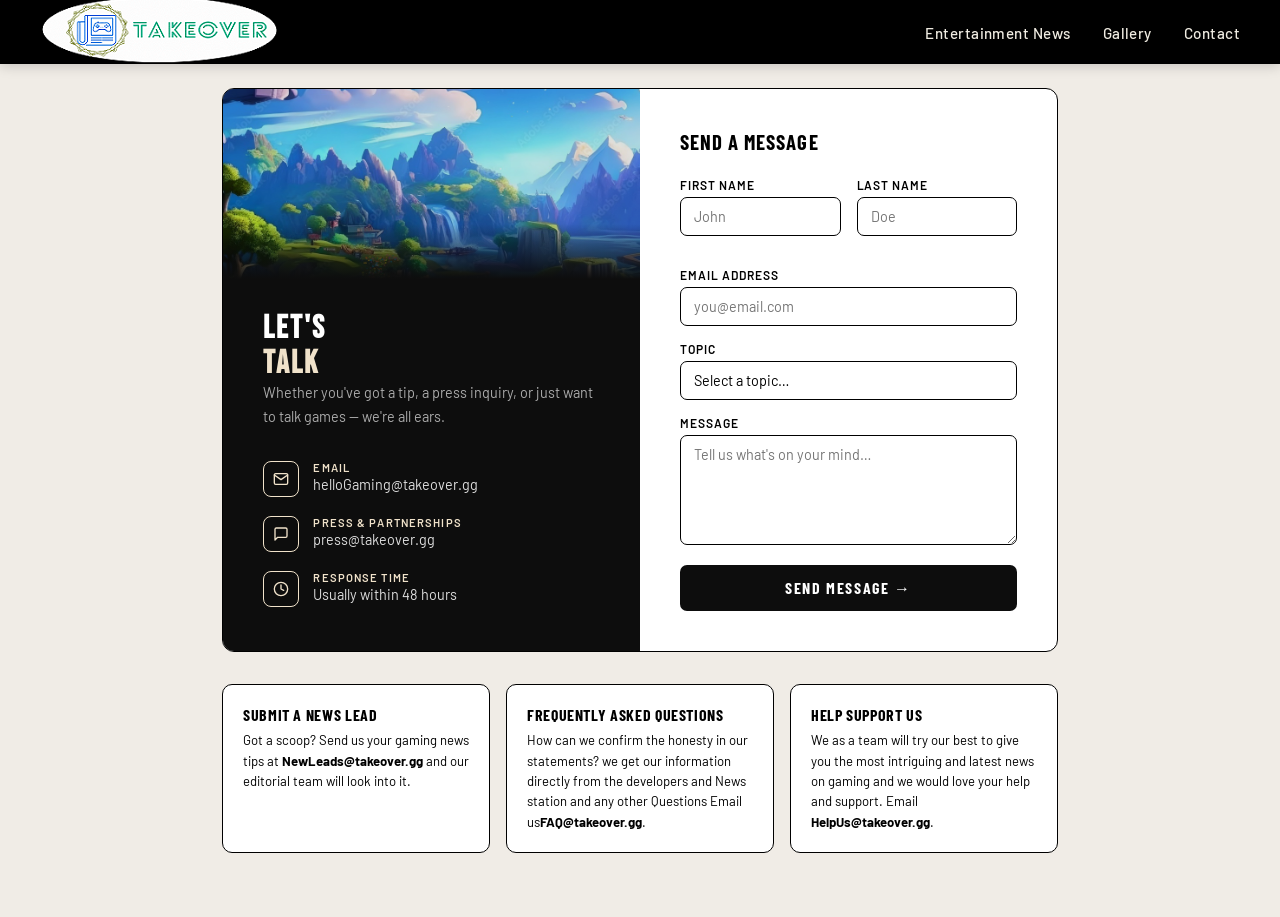
<file: contact.html>
<!DOCTYPE html>
<html lang="en">
<head>
  <meta charset="UTF-8" />
  <meta name="viewport" content="width=device-width, initial-scale=1.0" />
  <title>Takeover – Contact Us</title>
  <link href="https://fonts.googleapis.com/css2?family=Bebas+Neue&family=Barlow:wght@400;500;600&family=Barlow+Condensed:wght@600;700&display=swap" rel="stylesheet" />
  <link rel="stylesheet" href="my.styleContact.css">
</head>
<body>

  <nav>
    <a href="index.html" class="nav-logo"><img src="images/last logo.png" alt="Takeover" /></a>
    <ul class="nav-links">
      <li><a href="entertainment News.html">Entertainment News</a></li>
      <li><a href="gallery.html">Gallery</a></li>
      <li><a href="contact.html">Contact</a></li>
    </ul>
  </nav>

  <div class="page-body">

    <div class="contact-card">

      <!-- Left: info panel -->
      <div class="info-panel">

        <!-- IMAGE -->
        <div class="contact-image">
          <img src="images/1000_F_563172151_Zq8hDrLi8zkBrOiLJRT4wEKBq85z3W8y.jpg" alt="Gaming world" />
        </div>

        <div>
          <h2>Let's<br/><span>Talk</span></h2><br>
          <p>Whether you've got a tip, a press inquiry, or just want to talk games — we're all ears.</p>
        </div>

        <div class="contact-items">
          <div class="contact-item">
            <div class="ci-icon">
              <svg viewBox="0 0 24 24" fill="none" stroke="currentColor" stroke-width="2" stroke-linecap="round" stroke-linejoin="round">
                <path d="M4 4h16c1.1 0 2 .9 2 2v12c0 1.1-.9 2-2 2H4c-1.1 0-2-.9-2-2V6c0-1.1.9-2 2-2z"/>
                <polyline points="22,6 12,13 2,6"/>
              </svg>
            </div>
            <div>
              <div class="ci-label">Email</div>
              <div class="ci-value">helloGaming@takeover.gg</div>
            </div>
          </div>

          <div class="contact-item">
            <div class="ci-icon">
              <svg viewBox="0 0 24 24" fill="none" stroke="currentColor" stroke-width="2" stroke-linecap="round" stroke-linejoin="round">
                <path d="M21 15a2 2 0 0 1-2 2H7l-4 4V5a2 2 0 0 1 2-2h14a2 2 0 0 1 2 2z"/>
              </svg>
            </div>
            <div>
              <div class="ci-label">Press & Partnerships</div>
              <div class="ci-value">press@takeover.gg</div>
            </div>
          </div>

          <div class="contact-item">
            <div class="ci-icon">
              <svg viewBox="0 0 24 24" fill="none" stroke="currentColor" stroke-width="2" stroke-linecap="round" stroke-linejoin="round">
                <circle cx="12" cy="12" r="10"/>
                <polyline points="12 6 12 12 16 14"/>
              </svg>
            </div>
            <div>
              <div class="ci-label">Response Time</div>
              <div class="ci-value">Usually within 48 hours</div>
            </div>
          </div>
        </div>
      </div><!-- /info-panel -->

      <!-- Right: form -->
      <div class="form-panel" id="formPanel">
        <h3>Send a Message</h3>

        <div class="form-row">
          <div class="form-group">
            <label>First Name</label>
            <input type="text" id="fname" placeholder="John" />
          </div>
          <div class="form-group">
            <label>Last Name</label>
            <input type="text" id="lname" placeholder="Doe" />
          </div>
        </div>

        <div class="form-group">
          <label>Email Address</label>
          <input type="email" id="email" placeholder="you@email.com" />
        </div>

        <div class="form-group">
          <label>Topic</label>
          <select id="topic">
            <option value="" disabled selected>Select a topic…</option>
            <option>Questions</option>
            <option>Tip/News Lead</option>
            <option>Advertising</option>
            <option>Technical Issue</option>
            <option>Other</option>
          </select>
        </div>

        <div class="form-group">
          <label>Message</label>
          <textarea id="message" placeholder="Tell us what's on your mind…"></textarea>
        </div>

        <button class="submit-btn" onclick="handleSubmit()">Send Message →</button>

        <div class="success-overlay" id="successOverlay">
          <div class="success-icon">
            <svg viewBox="0 0 24 24" fill="none" stroke="currentColor" stroke-width="2.5" stroke-linecap="round" stroke-linejoin="round">
              <polyline points="20 6 9 17 4 12"/>
            </svg>
          </div>
          <h4>Message Sent!</h4>
          <p>We'll get back to you within 48 hours.<br/>Stay locked in — more gaming news is coming.</p>
        </div>
      </div><!-- /form-panel -->

    </div><!-- /contact-card -->

    <div class="faq-strip">
      <div class="faq-card">
        <h4>Submit a News Lead</h4>
        <p>Got a scoop? Send us your gaming news tips at <strong>NewLeads@takeover.gg</strong> and our editorial team will look into it.</p>
      </div>
      <div class="faq-card">
        <h4>Frequently Asked Questions</h4>
        <p>How can we confirm the honesty in our statements? we get our information directly from the developers and News station and any other Questions Email us<strong>FAQ@takeover.gg</strong>.</p>
      </div>
      <div class="faq-card">
        <h4>Help Support Us</h4>
        <p>We as a team will try our best to give you the most intriguing and latest news on gaming and we would love your help and support. Email <strong>HelpUs@takeover.gg</strong>.</p>
      </div>
    </div>

  </div><!-- /page-body -->

  <script>
    function handleSubmit() {
      const fname = document.getElementById('fname').value.trim();
      const email = document.getElementById('email').value.trim();
      const message = document.getElementById('message').value.trim();
      if (!fname || !email || !message) {
        alert('Please fill in at least your name, email, and message.');
        return;
      }
      document.getElementById('formPanel').classList.add('sent');
    }
  </script>

</body>
</html>
</file>
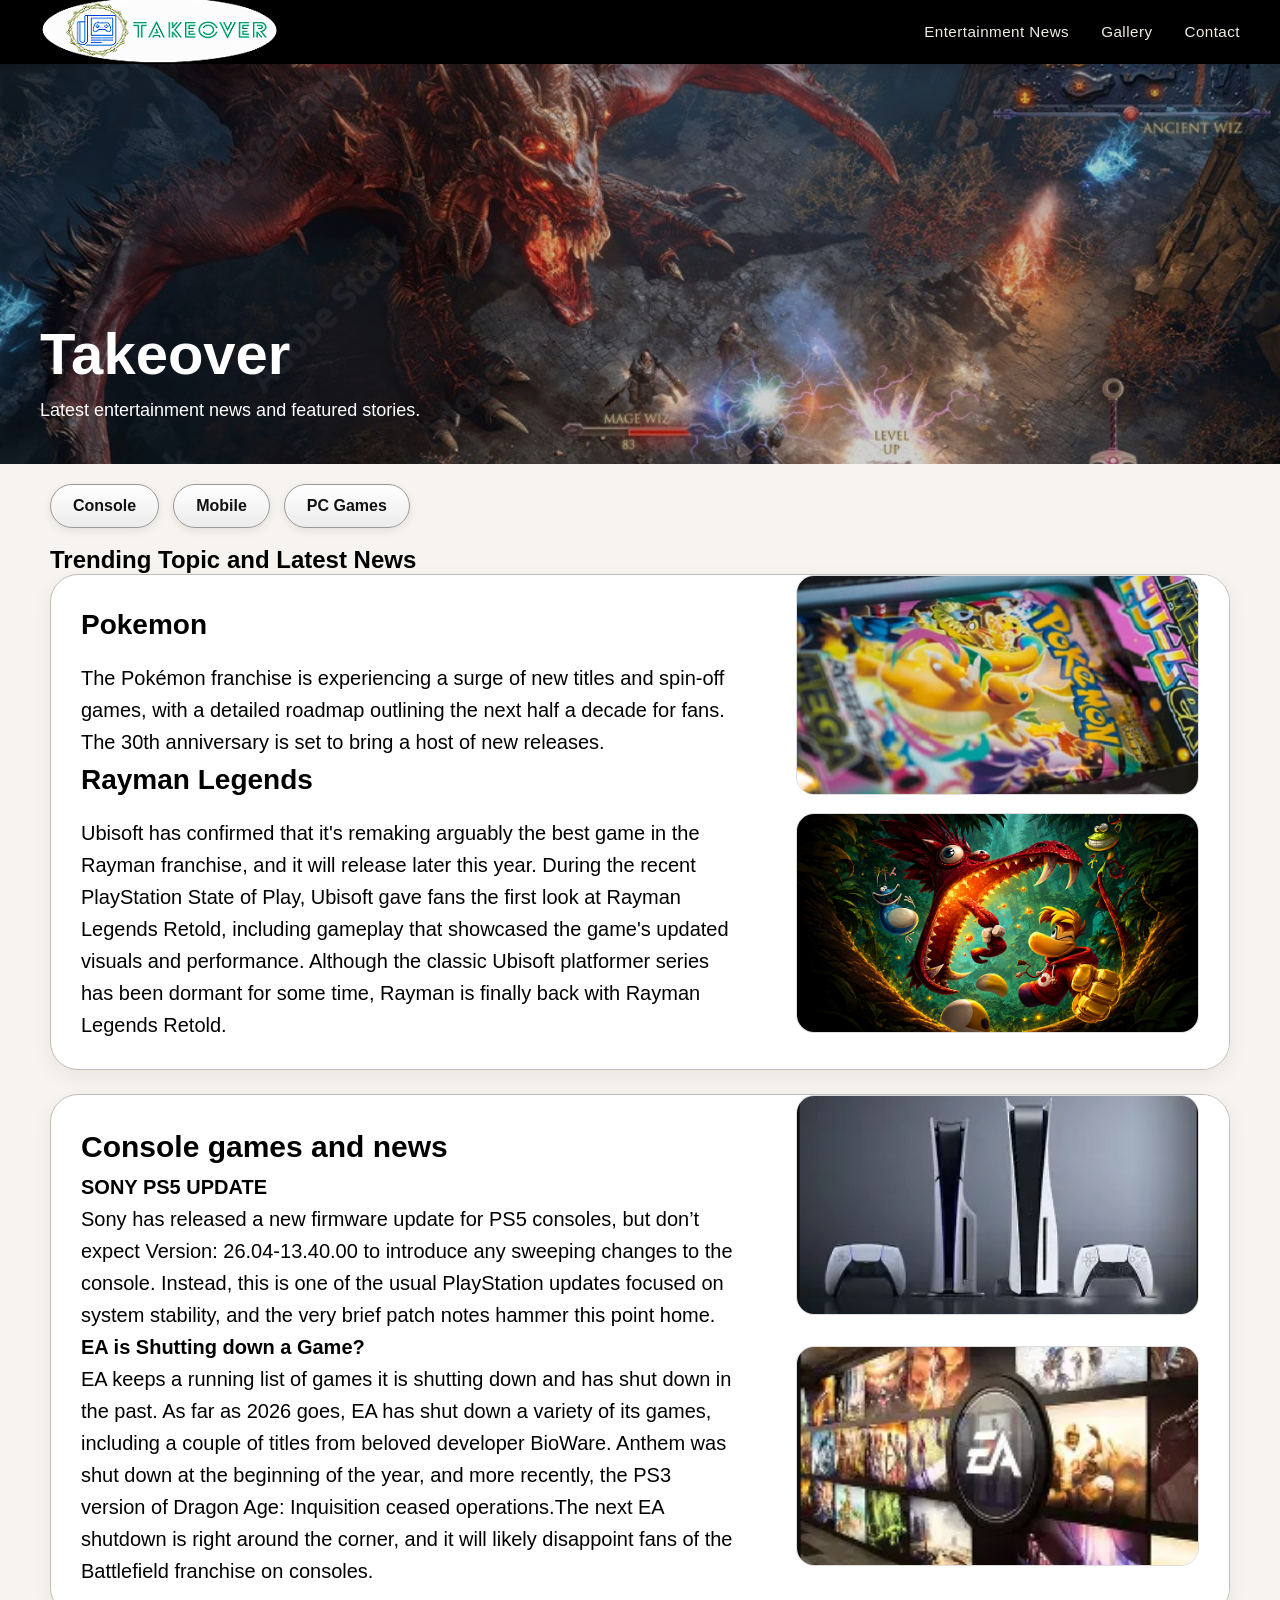
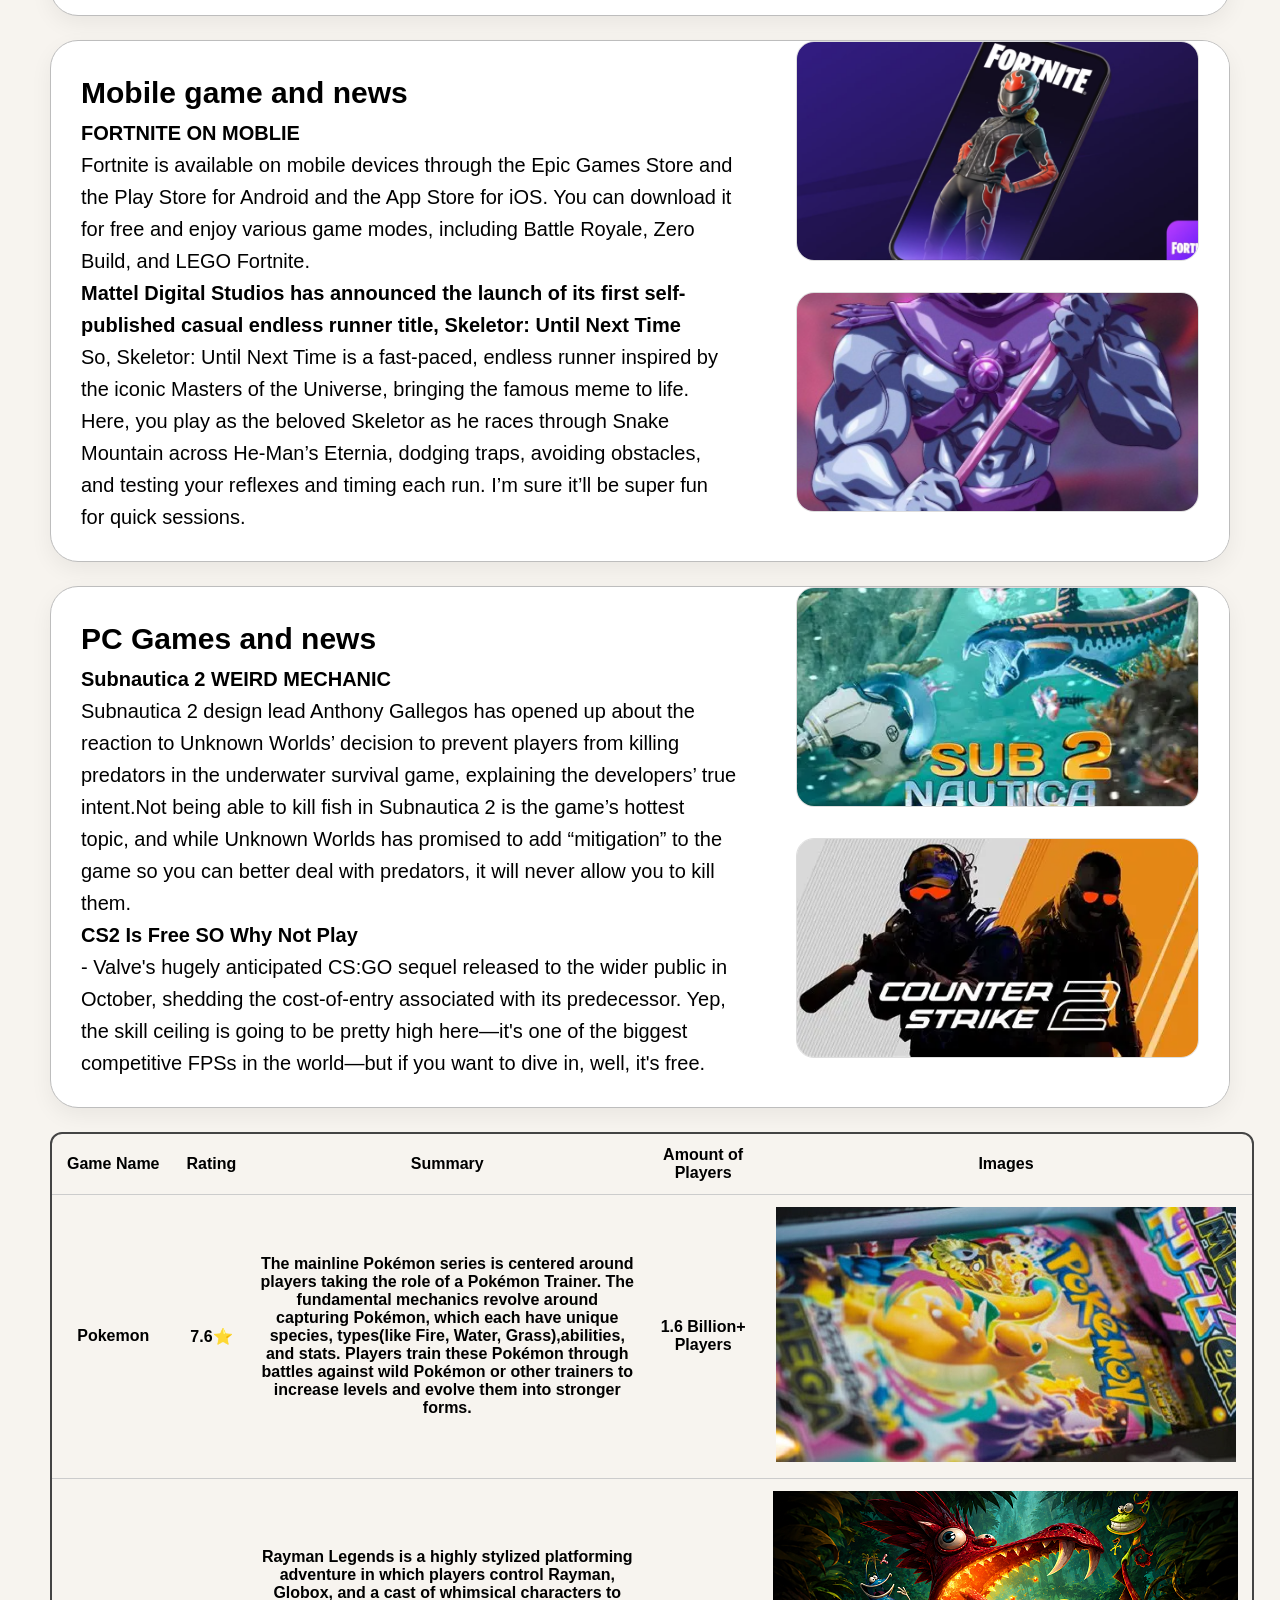
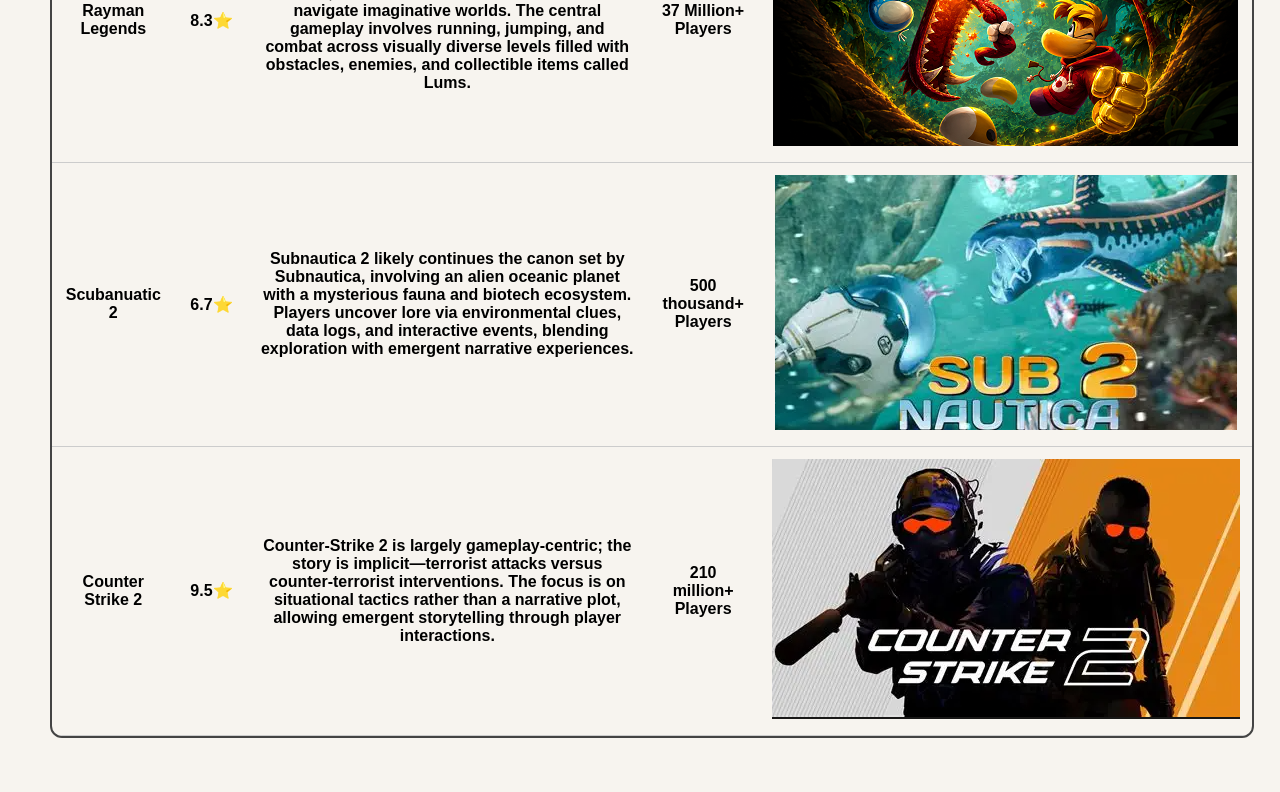
<file: entertainment News.html>
<!DOCTYPE html>
<html lang="en">
<head>
  <meta charset="UTF-8" />
  <meta name="viewport" content="width=device-width, initial-scale=1.0" />
  <title>Takeover News</title>
  <link rel="stylesheet" href="my.styleNews.css" />
</head>
<body>
  <nav>
    <a href="index.html" class="nav-logo"><img src="images/last logo.png" alt="image" /></a>
    <ul class="nav-links">
      <li><a href="entertainment News.html">Entertainment News</a></li>
      <li><a href="gallery.html">Gallery</a></li>
      <li><a href="contact.html">Contact</a></li>
    </ul>
  </nav>

  <section class="hero">
    <img src="images/raid shadow.jpg" alt="Banner">
    <div class="hero-content">
      <h1>Takeover</h1>
      <p>Latest entertainment news and featured stories.</p>
    </div>
  </section>

  <main class="content">
    <section class="category-row">
      <a class="category-btn" href="#console">Console</a>
      <a class="category-btn" href="#mobile">Mobile</a>
      <a class="category-btn" href="#pc">PC Games</a>
    </section>

<H2>Trending Topic and Latest News</H2>

    <section class="bubble-card">
      <div class="news-text">
        <h3>Pokemon</h3>
        <p>
          The Pokémon franchise is experiencing a surge of new titles and spin-off games,
          with a detailed roadmap outlining the next half a decade for fans. The 30th
          anniversary is set to bring a host of new releases.
        </p>
        <h3>Rayman Legends</h3>
        <p> Ubisoft has confirmed that it's remaking arguably the best game in the Rayman franchise, and it will release later this year. 
          During the recent PlayStation State of Play, Ubisoft gave fans the first look at Rayman Legends Retold, including gameplay that
           showcased the game's updated visuals and performance. Although the classic Ubisoft platformer series has been dormant for some time,
            Rayman is finally back with Rayman Legends Retold.</p>
      </div>
      <div class="bubble-images">
        <img src="images/pokemon 1.jpg" alt="Pokemon image" />
        <img src="images/rayman.png" alt="Rayman image " />
      </div>
    </section>

    <section class="bubble-card" id="console">
      <div class="news-text">
        <h2>Console games and news</h2>
        <h4>
          SONY PS5 UPDATE
        </h4>
        <p>
          Sony has released a new firmware update for PS5 consoles, but don’t expect Version: 26.04-13.40.00 to introduce any sweeping changes to the console. 
          Instead, this is one of the usual PlayStation updates focused on system stability, and the very brief patch notes hammer this point home.
        </p>
       <h4>
        EA is Shutting down a Game?
       </h4>
        <p>
          EA keeps a running list of games it is shutting down and has shut down in the past. As far as 2026 goes, EA has shut down a variety of its games,
           including a couple of titles from beloved developer BioWare. Anthem was shut down at the beginning of the year, and more recently, the PS3 version of Dragon Age: 
           Inquisition ceased operations.The next EA shutdown is right around the corner, and it will likely disappoint fans of the Battlefield franchise on consoles.
        </p>
      </div>
      <div class="bubble-images">
        <img src="images/ps5.PNG" alt="Console image 1" />
        <img src="images/EA.PNG" alt="Console image 2" />
      </div>
    </section>

    <section class="bubble-card" id="mobile">
      <div class="news-text">
        <h2>Mobile game and news</h2>
        <h4>
          FORTNITE ON MOBLIE
        </h4>
<p>
  Fortnite is available on mobile devices through the Epic Games Store and the Play Store for Android and the App Store for iOS.
   You can download it for free and enjoy various game modes, including Battle Royale, Zero Build, and LEGO Fortnite.
</p>
        
        
        <h4>
          Mattel Digital Studios has announced the launch of its first self-published casual endless runner title, Skeletor: Until Next Time
        </h4>
        <p>
          So, Skeletor: Until Next Time is a fast-paced, endless runner inspired by the iconic Masters of the Universe, bringing the famous meme to life.
           Here, you play as the beloved Skeletor as he races through Snake Mountain across He-Man’s Eternia, dodging traps, avoiding obstacles, and testing your reflexes
            and timing each run. I’m sure it’ll be super fun for quick sessions.


        </p>
      </div>
      <div class="bubble-images">
        <img src="images/fortinte.PNG" alt="Mobile image 1" />
        <img src="images/skeleton.PNG" alt="Mobile image 2" />
      </div>
    </section>

    <section class="bubble-card" id="pc">
      <div class="news-text">
        <h2>PC Games and news</h2>
        <H4>Subnautica 2 WEIRD MECHANIC</H4>

        <p>
          Subnautica 2 design lead Anthony Gallegos has opened up about the reaction to Unknown Worlds’ decision to prevent players from killing predators in the underwater
           survival game, explaining the developers’ true intent.Not being able to kill fish in Subnautica 2 is the game’s hottest topic, and while Unknown Worlds has promised
            to add “mitigation” to the game so you can better deal with predators, it will never allow you to kill them.
        </p>
        <H4>CS2 Is Free SO Why Not Play</H4>
        <p>
          - Valve's hugely anticipated CS:GO sequel released to the wider public in October, shedding the cost-of-entry associated with its predecessor. 
          Yep, the skill ceiling is going to be pretty high here—it's one of the biggest competitive FPSs in the world—but if you want to dive in, well, it's free.
        </p>
      </div>
      <div class="bubble-images">
        <img src="images/scubaaaa.PNG" alt="PC image 1" />
        <img src="images/cs2 real.PNG" alt="PC image 2" />
      </div>
    </section>
  
  <section>
    <div class="table-wrapper">
      <table>
        <tr>
          <th>Game Name</th>
          <th>Rating</th>
          <th>Summary</th>
          <th>Amount of Players</th>
          <th>Images</th>
        </tr>

        <tr>
         <th>Pokemon</th> 
         <th>7.6⭐</th>
         <th>The mainline Pokémon series is centered around players taking the role of a Pokémon Trainer. The fundamental mechanics revolve around capturing Pokémon, which each have unique species,
           types(like Fire, Water, Grass),abilities, and stats. Players train these Pokémon through battles against wild Pokémon or other trainers to increase levels and evolve them into stronger forms.</th>
         <th>1.6 Billion+ Players</th>
         <th><img src="images/pokemon 1.jpg" alt="Table"></th>
        </tr>

        <tr>
          <th>Rayman Legends</th>
          <th>8.3⭐</th>
          <th>Rayman Legends is a highly stylized platforming adventure in which players control Rayman, Globox, and a cast of whimsical characters to navigate imaginative worlds.
             The central gameplay involves running, jumping, and combat across visually diverse levels filled with obstacles, enemies, and collectible items called Lums.</th>
          <th>37 Million+ Players</th>
          <th><img src="images/rayman.png" alt=""></th>
        </tr>

        <tr>
          <th>Scubanuatic 2</th>
          <th>6.7⭐</th>
          <th>Subnautica 2 likely continues the canon set by Subnautica, involving an alien oceanic planet with a mysterious fauna and biotech ecosystem. Players uncover lore via environmental clues,
             data logs, and interactive events, blending exploration with emergent narrative experiences.</th>
          <th>500 thousand+ Players</th>
          <th><img src="images/scubaaaa.PNG" alt=""></th>
        </tr>

        <tr>
          <th>Counter Strike 2</th>
          <th>9.5⭐</th>
          <th>Counter-Strike 2 is largely gameplay-centric; the story is implicit—terrorist attacks versus counter-terrorist interventions.
             The focus is on situational tactics rather than a narrative plot, allowing emergent storytelling through player interactions.</th>
          <th>210 million+ Players</th>
          <th><img src="images/cs2 real.PNG" alt=""></th>
        </tr>





  </section>
  </main>
</body>
</html>
</file>
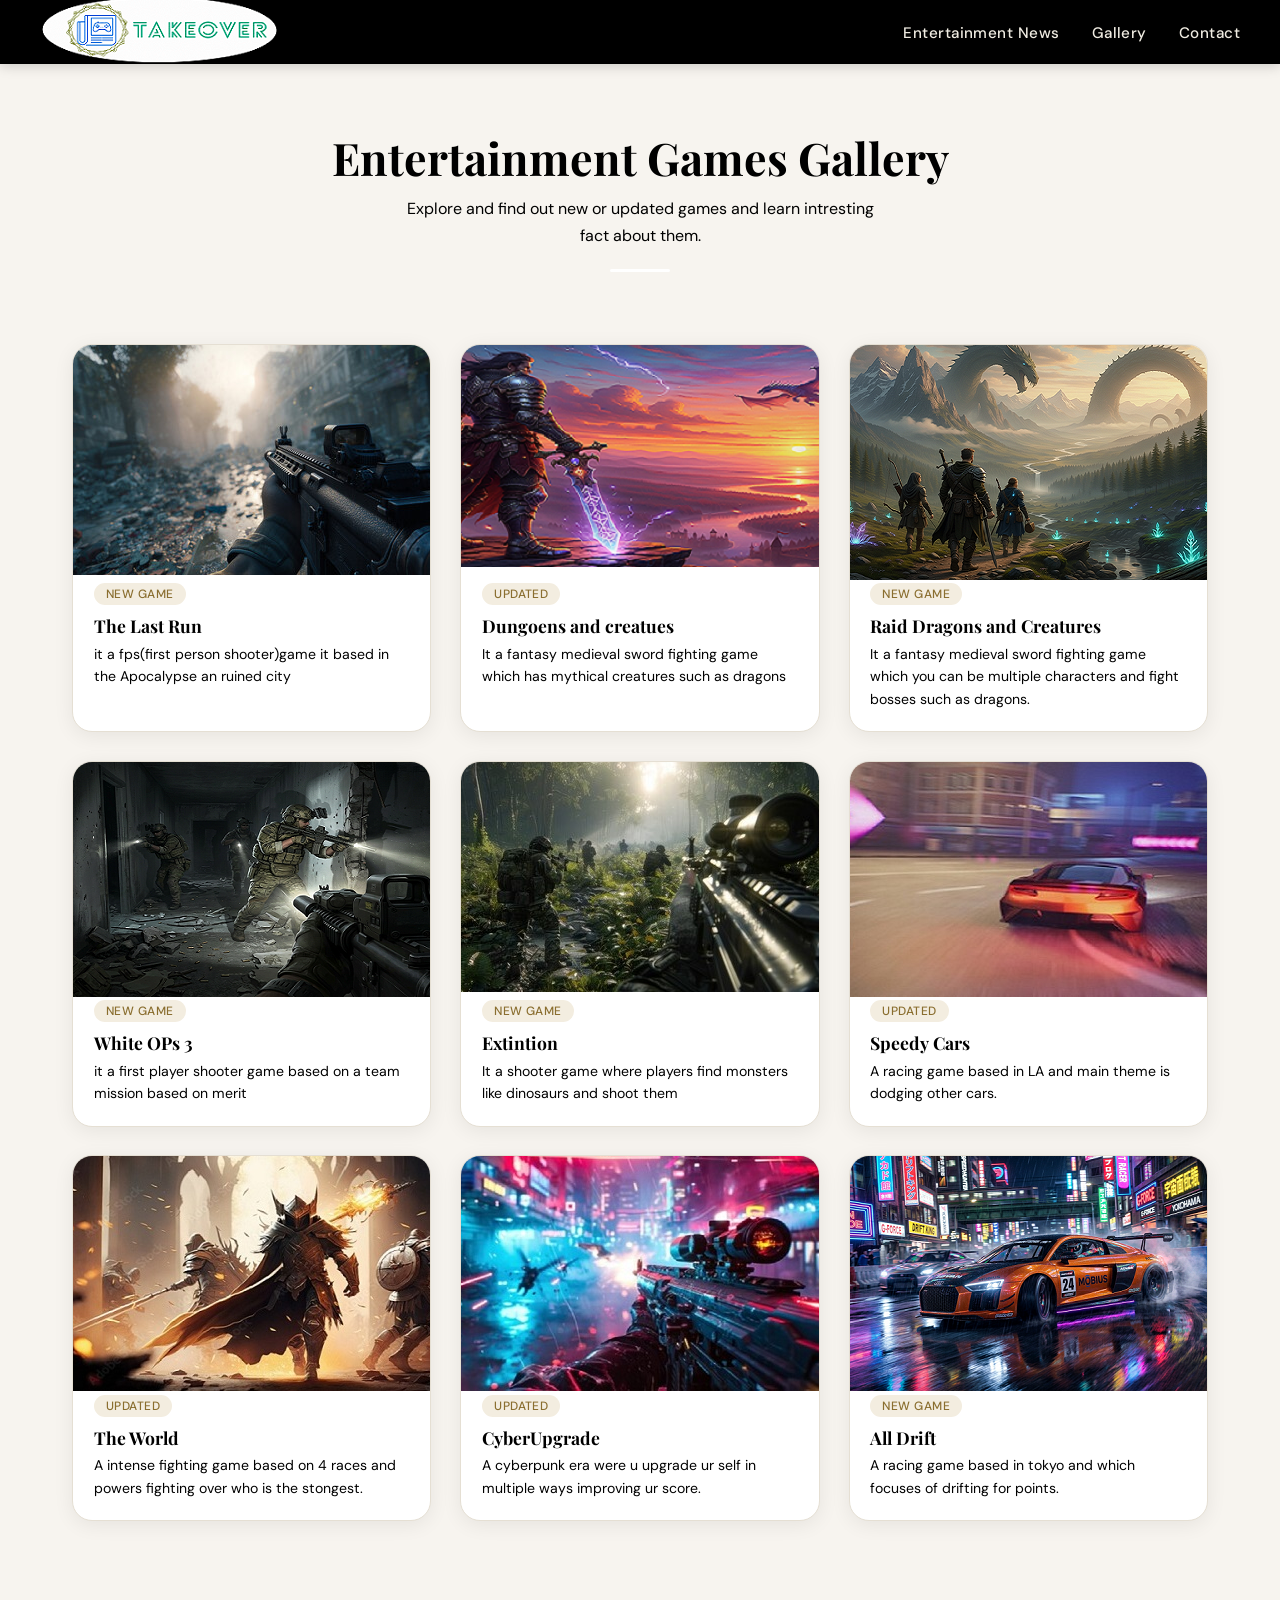
<file: gallery.html>
<!DOCTYPE html>
<html lang="en">
<head>
  <meta charset="UTF-8" />
  <meta name="viewport" content="width=device-width, initial-scale=1.0"/>
  <title>Gallery — MySite</title>
  <link href="https://fonts.googleapis.com/css2?family=Playfair+Display:wght@500;700&family=DM+Sans:wght@400;500&display=swap" rel="stylesheet"/>
  <link rel="stylesheet" href="my.styleGallery.css">
</head>
<body>

  <nav>
    <a href="index.html" class="nav-logo"><img src="images/last logo.png" alt="image" /></a>
    <ul class="nav-links">
      <li><a href="entertainment News.html">Entertainment News</a></li>
      <li><a href="gallery.html">Gallery</a></li>
      <li><a href="contact.html">Contact</a></li>
    </ul>
  </nav>
  <div class="page-header">
    <h1>Entertainment Games Gallery</h1>
    <p>Explore and find out new or updated games and learn intresting fact about them.</p>
    <div class="header-line"></div>
  </div>

  <section class="gallery-section">
    <div class="gallery-grid">

      <!-- Card 1 — replace placeholder with <img class="gallery-card-img" src="..." alt="..."> -->
      
      <div class="gallery-card">
        <div class="gallery-card-placeholder"><img src="images/fpsss.jpg" alt=""></div>
        <div class="gallery-card-caption">
          <span class="gallery-tag">New Game</span>
          <h3>The Last Run</h3>
          <p>it a fps(first person shooter)game it based in the Apocalypse an ruined city</p>
        </div>
      </div>
      
      <div class="gallery-card">
        <div class="gallery-card-placeholder"><img src="images/Purple Sword.png" alt=""></div>
        <div class="gallery-card-caption">
          <span class="gallery-tag">Updated</span>
          <h3>Dungoens and creatues</h3>
          <p>It a fantasy medieval sword fighting game which has mythical creatures such as dragons</p>
        </div>
      </div>
      
      <div class="gallery-card">
        <div class="gallery-card-placeholder"><img src="images/Knights Vs Dragon.png" alt=""></div>
        <div class="gallery-card-caption">
          <span class="gallery-tag">New Game</span>
          <h3>Raid Dragons and Creatures</h3>
          <p>It a fantasy medieval sword fighting game which you can be multiple characters and fight bosses such as dragons.</p>
        </div>
      </div>
      
      <div class="gallery-card">
        <div class="gallery-card-placeholder"><img src="images/COD.png" alt=""></div>
        <div class="gallery-card-caption">
          <span class="gallery-tag">New Game</span>
          <h3>White OPs 3</h3>
          <p>it a first player shooter game based on a team mission based on merit</p>
        </div>
      </div>
      
      <div class="gallery-card">
        <div class="gallery-card-placeholder"><img src="images/fps games.jpg" alt=""></div>
        <div class="gallery-card-caption">
          <span class="gallery-tag">New Game</span>
          <h3>Extintion</h3>
          <p>It a shooter game where players find monsters like dinosaurs and shoot them</p>
        </div>
      </div>
      
      <div class="gallery-card">
        <div class="gallery-card-placeholder"><img src="images/Racing.jpg" alt=""></div>
        <div class="gallery-card-caption">
          <span class="gallery-tag">updated</span>
          <h3>Speedy Cars</h3>
          <p>A racing game based in LA and main theme is dodging other cars.</p>
        </div>
      </div>
      
      <div class="gallery-card">
        <div class="gallery-card-placeholder"><img src="images/Warrior.jpg" alt=""></div>
        <div class="gallery-card-caption">
          <span class="gallery-tag">Updated</span>
          <h3>The World</h3>
          <p>A intense fighting game based on 4 races and powers fighting over who is the stongest.</p>
        </div>
      </div>
      
      <div class="gallery-card">
        <div class="gallery-card-placeholder"><img src="images/AR Rifle.jpg" alt=""></div>
        <div class="gallery-card-caption">
          <span class="gallery-tag">Updated</span>
          <h3>CyberUpgrade</h3>
          <p>A cyberpunk era were u upgrade ur self in multiple ways improving ur score.</p>
        </div>
      </div>
      
      <div class="gallery-card">
        <div class="gallery-card-placeholder"><img src="images/Audi R8.png" alt=""></div>
        <div class="gallery-card-caption">
          <span class="gallery-tag">New Game</span>
          <h3>All Drift</h3>
          <p>A racing game based in tokyo and which focuses of drifting for points.</p>
        </div>
      </div>
  </section>

</body>
</html>
</file>
<file: my.styleContact.css>
*, *::before, *::after { box-sizing: border-box; margin: 0; padding: 0; }

:root {
  --black: #0d0d0d;
  --charcoal: #f3efef;
  --panel: #f0ece6;
  --accent: #f0e2ca;
  --accent-light: #e8ddd0;
  --text-dark: #000000;
  --text-muted: #000000;
  --border: #000000;
  --nav-height: 56px;
  --nav-bg: #000000;
  --nav-text: #f0ece2;
}

html { scroll-behavior: smooth; }

body {
  font-family: 'Barlow', sans-serif;
  background: var(--panel);
  color: var(--text-dark);
  min-height: 100vh;
}

/* ── NAVBAR ── */
nav {
  position: sticky;
  top: 0;
  z-index: 100;
  background: var(--nav-bg);
  display: flex;
  align-items: center;
  justify-content: space-between;
  padding: 0 2.5rem;
  height: 64px;
  box-shadow: 0 2px 12px rgba(0,0,0,0.18);
}

.nav-logo {
  font-family: 'Playfair Display', serif;
  font-size: 1.5rem;
  color: var(--accent);
  letter-spacing: 0.04em;
  text-decoration: none;
}

.nav-links {
  display: flex;
  gap: 2rem;
  list-style: none;
}

.nav-links a {
  color: var(--nav-text);
  text-decoration: none;
  font-size: 0.95rem;
  font-weight: 500;
  letter-spacing: 0.03em;
  padding-bottom: 3px;
  border-bottom: 2px solid transparent;
  transition: color 0.2s, border-color 0.2s;
}

.nav-links a:hover {
  color: var(--accent);
  border-bottom-color: var(--accent);
}

.nav-cta {
  background: var(--accent);
  color: var(--nav-bg) !important;
  padding: 8px 20px;
  border-radius: 30px;
  border-bottom: none !important;
  font-weight: 500;
  transition: opacity 0.2s !important;
}
.nav-cta:hover { opacity: 0.85; }

/* ── MAIN LAYOUT ── */
.page-body {
  max-width: 900px;
  margin: 0 auto;
  padding: 1.5rem 2rem 4rem;
}

.section-label {
  font-family: 'Barlow Condensed', sans-serif;
  font-size: 1.1rem;
  font-weight: 700;
  letter-spacing: 0.06em;
  text-transform: uppercase;
  color: var(--text-dark);
  margin-bottom: 1.25rem;
}

/* ── CONTACT CARD ── */
.contact-card {
  background: white;
  border: 1px solid var(--border);
  border-radius: 12px;
  overflow: hidden;
  display: grid;
  grid-template-columns: 1fr 1fr;
}

/* Left panel – info */
.info-panel {
  background: var(--black);
  padding: 0 0 2.5rem 0;
  display: flex;
  flex-direction: column;
  gap: 2rem;
}

/* ── CONTACT IMAGE ── */
.contact-image {
  width: 100%;
  height: 190px;
  overflow: hidden;
  position: relative;
  flex-shrink: 0;
}

.contact-image img {
  width: 100%;
  height: 100%;
  object-fit: cover;
  object-position: center 30%;
  display: block;
  opacity: 0.88;
  transition: transform 0.5s ease, opacity 0.3s ease;
}

.contact-image:hover img {
  transform: scale(1.04);
  opacity: 1;
}

/* gradient fade into dark panel */
.contact-image::after {
  content: '';
  position: absolute;
  bottom: 0; left: 0; right: 0;
  height: 55px;
  background: linear-gradient(to bottom, transparent, var(--black));
}

/* push text/items away from the edges */
.info-panel > div:not(.contact-image) {
  padding: 0 2.5rem;
}

.info-panel h2 {
  font-family: 'Bebas Neue', sans-serif;
  font-size: 2rem;
  color: white;
  letter-spacing: 0.06em;
  line-height: 1.1;
}

.info-panel h2 span { color: var(--accent); }

.info-panel > div > p {
  color: #aaa;
  font-size: 0.9rem;
  line-height: 1.65;
  margin-top: -1.2rem;
}

.contact-items { display: flex; flex-direction: column; gap: 1.2rem; }

.contact-item {
  display: flex;
  align-items: flex-start;
  gap: 0.9rem;
}

.ci-icon {
  width: 36px;
  height: 36px;
  border: 1.5px solid var(--accent);
  border-radius: 8px;
  display: flex;
  align-items: center;
  justify-content: center;
  flex-shrink: 0;
  color: var(--accent);
}

.ci-icon svg { width: 16px; height: 16px; }

.ci-label {
  font-size: 0.7rem;
  font-weight: 600;
  letter-spacing: 0.1em;
  text-transform: uppercase;
  color: var(--accent);
  margin-bottom: 2px;
}

.ci-value {
  font-size: 0.9rem;
  color: #ddd;
}

/* Right panel – form */
.form-panel {
  padding: 2.5rem;
  position: relative;
}

.form-panel h3 {
  font-family: 'Barlow Condensed', sans-serif;
  font-size: 1.3rem;
  font-weight: 700;
  letter-spacing: 0.05em;
  text-transform: uppercase;
  margin-bottom: 1.5rem;
}

.form-row {
  display: grid;
  grid-template-columns: 1fr 1fr;
  gap: 1rem;
  margin-bottom: 1rem;
}

.form-group {
  display: flex;
  flex-direction: column;
  gap: 5px;
  margin-bottom: 1rem;
}

.form-group label {
  font-size: 0.75rem;
  font-weight: 600;
  letter-spacing: 0.08em;
  text-transform: uppercase;
  color: var(--text-muted);
}

.form-group input,
.form-group select,
.form-group textarea {
  border: 1.5px solid var(--border);
  border-radius: 7px;
  padding: 10px 13px;
  font-family: 'Barlow', sans-serif;
  font-size: 0.9rem;
  color: var(--text-dark);
  background: white;
  transition: border-color 0.2s;
  outline: none;
  width: 100%;
}

.form-group input:focus,
.form-group select:focus,
.form-group textarea:focus {
  border-color: var(--accent);
}

.form-group textarea {
  resize: vertical;
  min-height: 110px;
}

.form-group select { appearance: none; cursor: pointer; }

.submit-btn {
  width: 100%;
  background: var(--black);
  color: white;
  border: none;
  border-radius: 7px;
  padding: 13px;
  font-family: 'Barlow Condensed', sans-serif;
  font-size: 1rem;
  font-weight: 700;
  letter-spacing: 0.1em;
  text-transform: uppercase;
  cursor: pointer;
  transition: background 0.2s, transform 0.1s;
  margin-top: 0.25rem;
}

.submit-btn:hover { background: var(--accent); color: var(--black); }
.submit-btn:active { transform: scale(0.98); }

/* ── SUCCESS STATE ── */
.success-overlay {
  display: none;
  flex-direction: column;
  align-items: center;
  justify-content: center;
  text-align: center;
  padding: 3rem 2rem;
  gap: 1rem;
}

.form-panel.sent > *:not(.success-overlay) { display: none; }
.form-panel.sent .success-overlay { display: flex; }

.success-icon {
  width: 56px;
  height: 56px;
  background: var(--accent);
  border-radius: 50%;
  display: flex;
  align-items: center;
  justify-content: center;
  color: white;
}

.success-icon svg { width: 28px; height: 28px; }

.success-overlay h4 {
  font-family: 'Bebas Neue', sans-serif;
  font-size: 1.8rem;
  letter-spacing: 0.05em;
}

.success-overlay p { color: var(--text-muted); font-size: 0.9rem; }

/* ── FAQ strip ── */
.faq-strip {
  margin-top: 2rem;
  display: grid;
  grid-template-columns: repeat(3, 1fr);
  gap: 1rem;
}

.faq-card {
  background: white;
  border: 1px solid var(--border);
  border-radius: 10px;
  padding: 1.25rem;
}

.faq-card h4 {
  font-family: 'Barlow Condensed', sans-serif;
  font-size: 1rem;
  font-weight: 700;
  letter-spacing: 0.04em;
  text-transform: uppercase;
  margin-bottom: 0.4rem;
}

.faq-card p { font-size: 0.82rem; color: var(--text-muted); line-height: 1.55; }

/* ── RESPONSIVE ── */
@media (max-width: 700px) {
  .contact-card { grid-template-columns: 1fr; }
  .form-row { grid-template-columns: 1fr; }
  .faq-strip { grid-template-columns: 1fr; }
  .page-body { padding: 1rem 1rem 3rem; }
  .contact-image { height: 150px; }
}
</file>
<file: my.styleNews.css>
*, *::before, *::after { box-sizing: border-box; margin: 0; padding: 0; }

:root {
  --nav-bg: #000000;
  --nav-text: #f0ece2;
  --accent: #f5f5f4;
  --body-bg: #f7f4ef;
  --text-dark: #000000;
  --text-mid: #000000;
  --bubble-bg: #ffffff;
  --bubble-border: #e0d8c8;
}

body {
  font-family: 'DM Sans', sans-serif;
  background: var(--body-bg);
  color: var(--text-dark);
}

/* ── NAVBAR ── */
nav {
  position: sticky;
  top: 0;
  z-index: 100;
  background: var(--nav-bg);
  display: flex;
  align-items: center;
  justify-content: space-between;
  padding: 0 2.5rem;
  height: 64px;
  box-shadow: 0 2px 12px rgba(0,0,0,0.18);
}

.nav-logo {
  font-family: 'Playfair Display', serif;
  font-size: 1.5rem;
  color: var(--accent);
  letter-spacing: 0.04em;
  text-decoration: none;
}

.nav-links {
  display: flex;
  gap: 2rem;
  list-style: none;
}

.nav-links a {
  color: var(--nav-text);
  text-decoration: none;
  font-size: 0.95rem;
  font-weight: 500;
  letter-spacing: 0.03em;
  padding-bottom: 3px;
  border-bottom: 2px solid transparent;
  transition: color 0.2s, border-color 0.2s;
}

.nav-links a:hover {
  color: var(--accent);
  border-bottom-color: var(--accent);
}

.nav-cta {
  background: var(--accent);
  color: var(--nav-bg) !important;
  padding: 8px 20px;
  border-radius: 30px;
  border-bottom: none !important;
  font-weight: 500;
  transition: opacity 0.2s !important;
}
.nav-cta:hover { opacity: 0.85; }
 
.hero {
  position: relative;
  height: 400px;
  overflow: hidden;
}
.hero img {
  width: 100%;
  height: 100%;
  object-fit: cover;
  display: block;
}

.hero::before {
  content: "";
  position: absolute;
  inset: 0;
  background: rgba(0, 0, 0, 0.18);
}

.hero-content {
  position: absolute;
  left: 40px;
  bottom: 40px;
  z-index: 1;
  color: #fff;
  max-width: 600px;
}

.hero-content h1 {
  font-size: 58px;
  margin-bottom: 10px;
}

.hero-content p {
  font-size: 18px;
  line-height: 1.5;
}

.content {
  max-width: 1200px;
  margin: 0 auto;
  padding: 20px 10px 50px;
}

.category-row {
  display: flex;
  gap: 14px;
  flex-wrap: wrap;
  margin-bottom: 18px;
}

.category-btn {
  display: inline-block;
  background: linear-gradient(180deg, #ffffff, #ececec);
  color: #111;
  text-decoration: none;
  border: 1px solid #999;
  padding: 12px 22px;
  border-radius: 999px;
  font-weight: 700;
  box-shadow: 0 3px 10px rgba(0, 0, 0, 0.08);
  transition: 0.2s ease;
}

.category-btn:hover {
  transform: translateY(-2px);
  background: #111;
  color: #fff;
}

.bubble-card {
  display: grid;
  grid-template-columns: 1.7fr 1.1fr;
  align-items: stretch;
  min-height: 280px;
  border: 1px solid #bdbdbd;
  background: #fff;
  border-radius: 28px;
  overflow: hidden;
  margin-bottom: 24px;
  box-shadow: 0 8px 22px rgba(0, 0, 0, 0.06);
}

.news-text {
  padding: 28px 30px;
  font-size: 20px;
  line-height: 1.6;
}

.news-text h3 {
  font-size: 28px;
  margin-bottom: 14px;
}

.bubble-images {
  display: grid;
  grid-template-columns: 1fr;
  gap: 12px;
  padding: 0 30px 30px;
  background: #fff;
}

.bubble-images img {
  width: 100%;
  height: 220px;
  object-fit: cover;
  border-radius: 18px;
  border: 1px solid #ddd;
}


@media (max-width: 900px) {
  .topbar {
    flex-direction: column;
    height: auto;
    padding: 12px;
    gap: 12px;
  }

  .nav-links {
    flex-wrap: wrap;
    justify-content: center;
  }

  .bubble-card {
    grid-template-columns: 1fr;
  }

  .bubble-images {
    grid-template-columns: 1fr 1fr;
  }
}

@media (max-width: 600px) {
  .hero {
    height: 260px;
  }

  .hero-content h1 {
    font-size: 40px;
  }

  .hero-content p {
    font-size: 16px;
  }

  .bubble-images {
    grid-template-columns: 1fr;
  }

  .news-text {
    font-size: 17px;
    padding: 20px;
  }

  .news-text h3 {
    font-size: 22px;
  }
}
.table-wrapper {
  border: 2px solid #444;
  border-radius: 12px;          /* Rounded corners */
  overflow: hidden;             /* Ensures cells do not overflow past curves */
  display: inline-block;
}

table {
  border-collapse: collapse;    /* Required for smooth rounded edges */
  width: 1200px;
}

th, td {
  padding: 12px;
  border-bottom: 1px solid #ccc;
}

/* Remove border on last row so bottom corners look clean */
tr:last-child td {
  border-bottom: none;}
</file>
<file: my.styleGallery.css>
*, *::before, *::after { box-sizing: border-box; margin: 0; padding: 0; }

    :root {
      --nav-bg: #000000;
      --nav-text: #f0ece2;
      --accent: #ffffff;
      --body-bg: #f7f4ef;
      --text-dark: #000000;
      --text-mid: #000000;
    }

    body {
      font-family: 'DM Sans', sans-serif;
      background: var(--body-bg);
      color: var(--text-dark);
    }

    /* ── NAVBAR ── */
    nav {
      position: sticky;
      top: 0;
      z-index: 100;
      background: var(--nav-bg);
      display: flex;
      align-items: center;
      justify-content: space-between;
      padding: 0 2.5rem;
      height: 64px;
      box-shadow: 0 2px 12px rgba(0,0,0,0.18);
    }

    .nav-logo {
      font-family: 'Playfair Display', serif;
      font-size: 1.5rem;
      color: var(--accent);
      letter-spacing: 0.04em;
      text-decoration: none;
    }

    .nav-links {
      display: flex;
      gap: 2rem;
      list-style: none;
    }

    .nav-links a {
      color: var(--nav-text);
      text-decoration: none;
      font-size: 0.95rem;
      font-weight: 500;
      letter-spacing: 0.03em;
      padding-bottom: 3px;
      border-bottom: 2px solid transparent;
      transition: color 0.2s, border-color 0.2s;
    }

    .nav-links a:hover, .nav-links a.active {
      color: var(--accent);
      border-bottom-color: var(--accent);
    }

    .nav-cta {
      background: var(--accent);
      color: var(--nav-bg) !important;
      padding: 8px 20px;
      border-radius: 30px;
      border-bottom: none !important;
      font-weight: 500;
      transition: opacity 0.2s !important;
    }
    .nav-cta:hover { opacity: 0.85; }

    /* ── PAGE HEADER ── */
    .page-header {
      text-align: center;
      padding: 4rem 2rem 2.5rem;
    }

    .page-header h1 {
      font-family: 'Playfair Display', serif;
      font-size: 2.8rem;
      color: var(--text-dark);
      margin-bottom: 0.5rem;
    }

    .page-header p {
      color: var(--text-mid);
      font-size: 1rem;
      max-width: 480px;
      margin: 0 auto;
      line-height: 1.7;
    }

    .header-line {
      width: 60px;
      height: 3px;
      background: var(--accent);
      border-radius: 2px;
      margin: 1.2rem auto 0;
    }

    /* ── GALLERY GRID ── */
    .gallery-section {
      max-width: 1200px;
      margin: 0 auto;
      padding: 2rem 2rem 5rem;
    }

    .gallery-grid {
      display: grid;
      grid-template-columns: repeat(auto-fill, minmax(280px, 1fr));
      gap: 1.8rem;
    }

    /* Image card with caption */
    .gallery-card {
      background: #fff;
      border-radius: 20px;
      overflow: hidden;
      border: 1.5px solid #e5dfd3;
      box-shadow: 0 4px 20px rgba(0,0,0,0.07);
      transition: transform 0.25s, box-shadow 0.25s;
    }

    .gallery-card:hover {
      transform: translateY(-6px);
      box-shadow: 0 12px 36px rgba(0,0,0,0.13);
    }

    .gallery-card-img {
      width: 100%;
      height: 220px;
      object-fit: cover;
      display: block;
      background: #ddd8cc;
    }

    /* Placeholder when no real image */
    .gallery-card-placeholder {
      width: 100%;
      height: 220px;
      background: linear-gradient(135deg, #ddd8cc 0%, #c8c2b4 100%);
      display: flex;
      align-items: center;
      justify-content: center;
      color: #9a9080;
      font-size: 0.85rem;
    }

    .gallery-card-caption {
      padding: 1.1rem 1.3rem 1.3rem;
    }

    .gallery-card-caption h3 {
      font-family: 'Playfair Display', serif;
      font-size: 1.1rem;
      color: var(--text-dark);
      margin-bottom: 0.35rem;
    }

    .gallery-card-caption p {
      font-size: 0.88rem;
      color: var(--text-mid);
      line-height: 1.6;
    }

    .gallery-tag {
      display: inline-block;
      margin-bottom: 0.55rem;
      padding: 3px 12px;
      border-radius: 20px;
      background: #f3ede0;
      color: #8a6e2f;
      font-size: 0.75rem;
      font-weight: 500;
      letter-spacing: 0.04em;
      text-transform: uppercase;
    }

    @media (max-width: 600px) {
      .nav-links { gap: 1rem; }
      nav { padding: 0 1.2rem; }
      .page-header h1 { font-size: 2rem; }
    }
</file>
